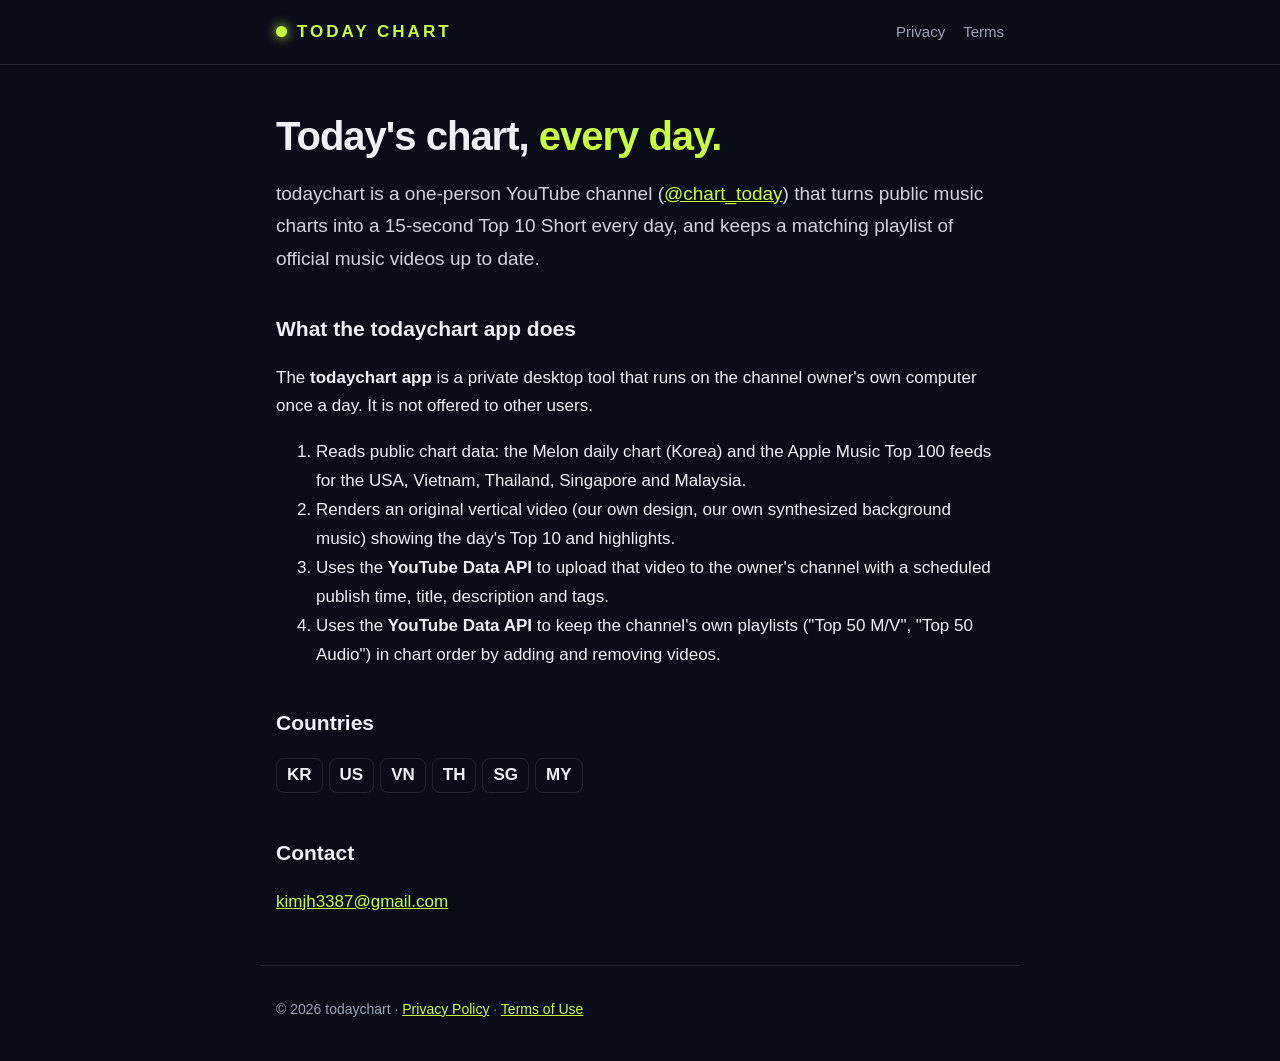
<file: index.html>
<!doctype html>
<html lang="en">
<head>
<meta charset="utf-8">
<meta name="viewport" content="width=device-width,initial-scale=1">
<title>todaychart — daily music chart shorts</title>
<meta name="description" content="todaychart publishes a short daily Top 10 video for music charts in Korea, the USA, Vietnam, Thailand, Singapore and Malaysia.">
<link rel="stylesheet" href="style.css">
</head>
<body>
<header class="top">
  <div class="wrap">
    <a class="logo" href="./"><span class="dot"></span>TODAY CHART</a>
    <nav><a href="privacy.html">Privacy</a><a href="terms.html">Terms</a></nav>
  </div>
</header>
<main class="wrap">
  <h1>Today's chart, <em>every day.</em></h1>
  <p class="lead">todaychart is a one-person YouTube channel (<a href="https://www.youtube.com/@chart_today">@chart_today</a>) that turns public music charts into a 15-second Top 10 Short every day,
  and keeps a matching playlist of official music videos up to date.</p>

  <h2>What the todaychart app does</h2>
  <p>The <b>todaychart app</b> is a private desktop tool that runs on the channel owner's own computer once a day. It is not offered to other users.</p>
  <ol>
    <li>Reads public chart data: the Melon daily chart (Korea) and the Apple Music Top 100 feeds for the USA, Vietnam, Thailand, Singapore and Malaysia.</li>
    <li>Renders an original vertical video (our own design, our own synthesized background music) showing the day's Top 10 and highlights.</li>
    <li>Uses the <b>YouTube Data API</b> to upload that video to the owner's channel with a scheduled publish time, title, description and tags.</li>
    <li>Uses the <b>YouTube Data API</b> to keep the channel's own playlists ("Top 50 M/V", "Top 50 Audio") in chart order by adding and removing videos.</li>
  </ol>

  <h2>Countries</h2>
  <p class="cc"><span>KR</span><span>US</span><span>VN</span><span>TH</span><span>SG</span><span>MY</span></p>

  <h2>Contact</h2>
  <p><a href="mailto:kimjh3387@gmail.com">kimjh3387@gmail.com</a></p>
</main>
<footer class="wrap foot">© 2026 todaychart · <a href="privacy.html">Privacy Policy</a> · <a href="terms.html">Terms of Use</a></footer>
</body>
</html>
</file>
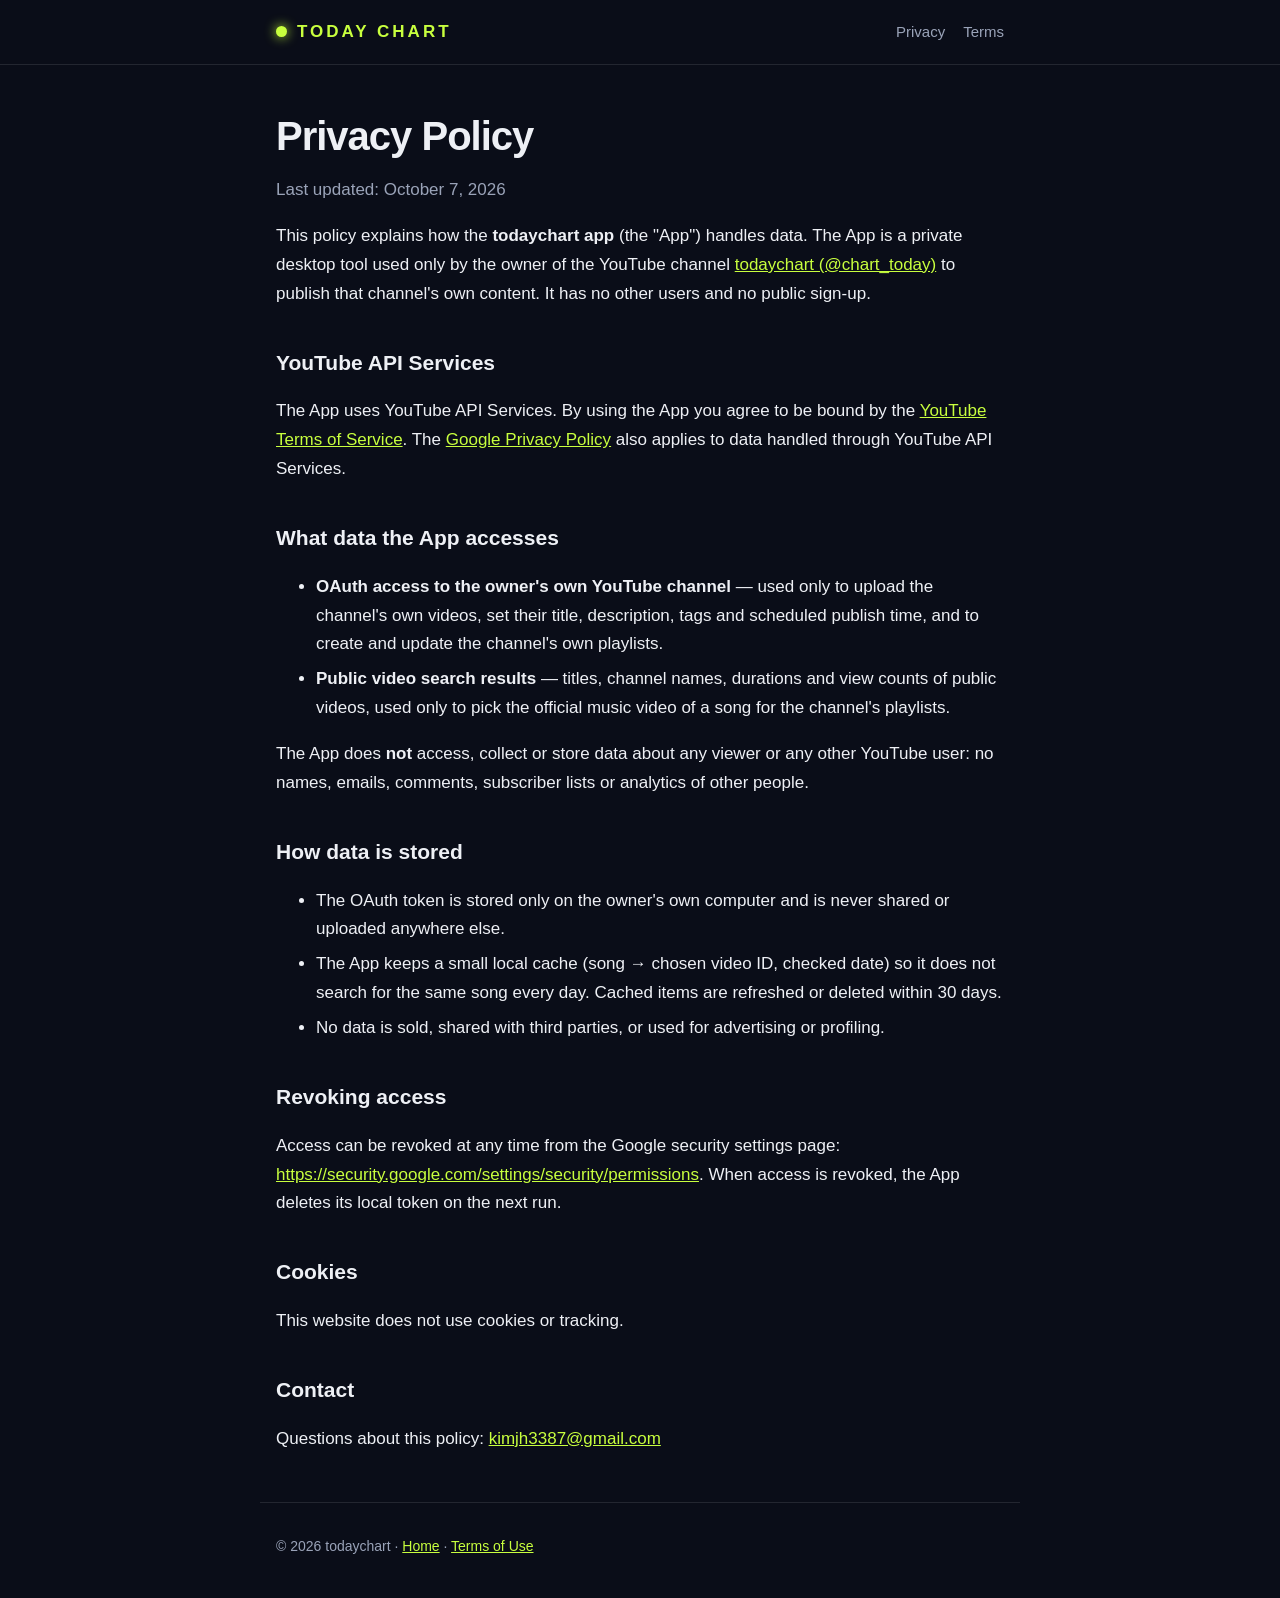
<file: privacy.html>
<!doctype html>
<html lang="en">
<head>
<meta charset="utf-8">
<meta name="viewport" content="width=device-width,initial-scale=1">
<title>Privacy Policy — todaychart</title>
<link rel="stylesheet" href="style.css">
</head>
<body>
<header class="top">
  <div class="wrap">
    <a class="logo" href="./"><span class="dot"></span>TODAY CHART</a>
    <nav><a href="privacy.html">Privacy</a><a href="terms.html">Terms</a></nav>
  </div>
</header>
<main class="wrap doc">
  <h1>Privacy Policy</h1>
  <p class="muted">Last updated: October 7, 2026</p>

  <p>This policy explains how the <b>todaychart app</b> (the "App") handles data. The App is a private desktop tool used only by the owner of the YouTube channel
  <a href="https://www.youtube.com/@chart_today">todaychart (@chart_today)</a> to publish that channel's own content. It has no other users and no public sign-up.</p>

  <h2>YouTube API Services</h2>
  <p>The App uses YouTube API Services. By using the App you agree to be bound by the
  <a href="https://www.youtube.com/t/terms">YouTube Terms of Service</a>. The
  <a href="https://policies.google.com/privacy">Google Privacy Policy</a> also applies to data handled through YouTube API Services.</p>

  <h2>What data the App accesses</h2>
  <ul>
    <li><b>OAuth access to the owner's own YouTube channel</b> — used only to upload the channel's own videos, set their title, description, tags and scheduled publish time,
      and to create and update the channel's own playlists.</li>
    <li><b>Public video search results</b> — titles, channel names, durations and view counts of public videos, used only to pick the official music video of a song for the channel's playlists.</li>
  </ul>
  <p>The App does <b>not</b> access, collect or store data about any viewer or any other YouTube user: no names, emails, comments, subscriber lists or analytics of other people.</p>

  <h2>How data is stored</h2>
  <ul>
    <li>The OAuth token is stored only on the owner's own computer and is never shared or uploaded anywhere else.</li>
    <li>The App keeps a small local cache (song → chosen video ID, checked date) so it does not search for the same song every day. Cached items are refreshed or deleted within 30 days.</li>
    <li>No data is sold, shared with third parties, or used for advertising or profiling.</li>
  </ul>

  <h2>Revoking access</h2>
  <p>Access can be revoked at any time from the Google security settings page:
  <a href="https://security.google.com/settings/security/permissions">https://security.google.com/settings/security/permissions</a>.
  When access is revoked, the App deletes its local token on the next run.</p>

  <h2>Cookies</h2>
  <p>This website does not use cookies or tracking.</p>

  <h2>Contact</h2>
  <p>Questions about this policy: <a href="mailto:kimjh3387@gmail.com">kimjh3387@gmail.com</a></p>
</main>
<footer class="wrap foot">© 2026 todaychart · <a href="./">Home</a> · <a href="terms.html">Terms of Use</a></footer>
</body>
</html>
</file>
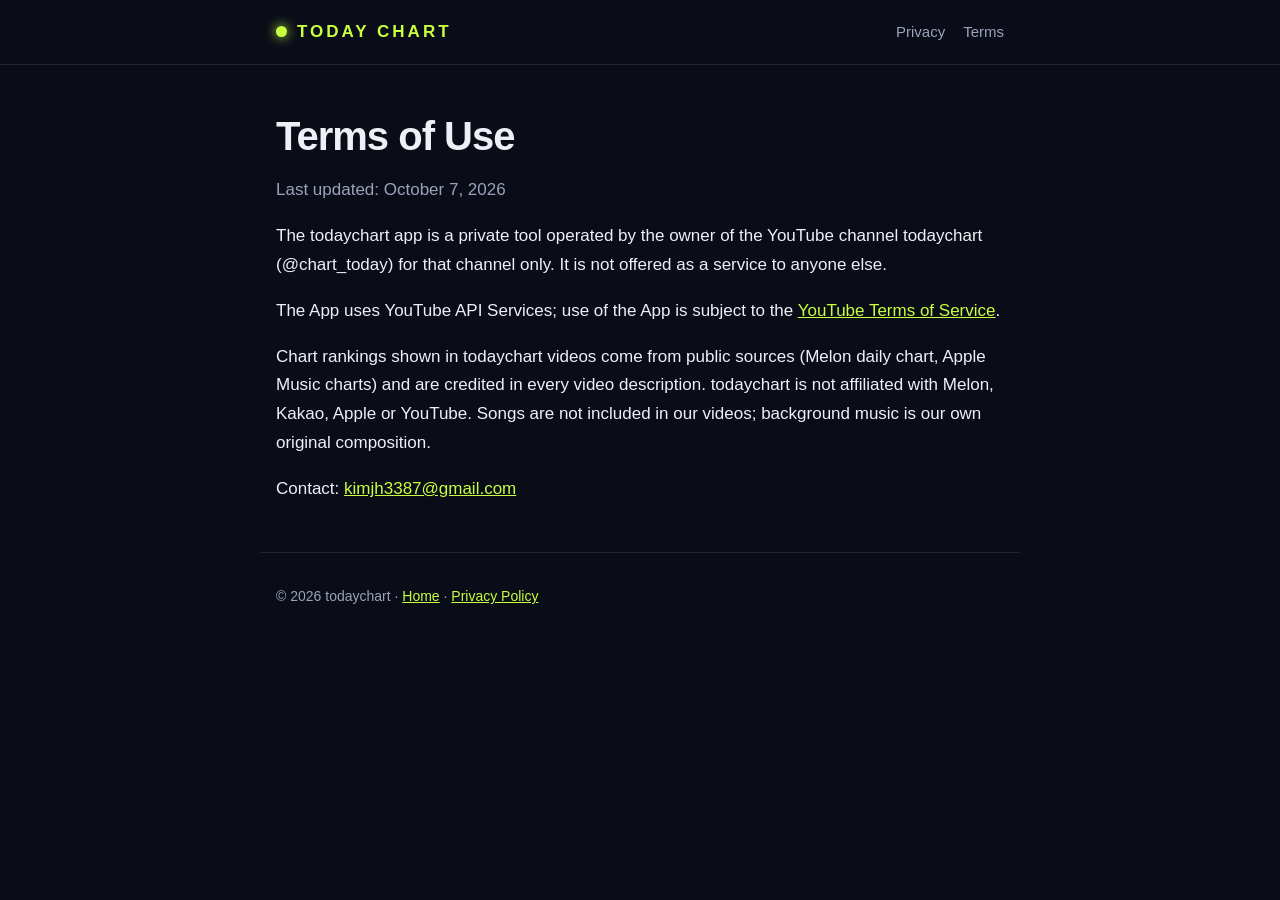
<file: terms.html>
<!doctype html>
<html lang="en">
<head>
<meta charset="utf-8">
<meta name="viewport" content="width=device-width,initial-scale=1">
<title>Terms of Use — todaychart</title>
<link rel="stylesheet" href="style.css">
</head>
<body>
<header class="top">
  <div class="wrap">
    <a class="logo" href="./"><span class="dot"></span>TODAY CHART</a>
    <nav><a href="privacy.html">Privacy</a><a href="terms.html">Terms</a></nav>
  </div>
</header>
<main class="wrap doc">
  <h1>Terms of Use</h1>
  <p class="muted">Last updated: October 7, 2026</p>
  <p>The todaychart app is a private tool operated by the owner of the YouTube channel todaychart (@chart_today) for that channel only.
  It is not offered as a service to anyone else.</p>
  <p>The App uses YouTube API Services; use of the App is subject to the <a href="https://www.youtube.com/t/terms">YouTube Terms of Service</a>.</p>
  <p>Chart rankings shown in todaychart videos come from public sources (Melon daily chart, Apple Music charts) and are credited in every video description.
  todaychart is not affiliated with Melon, Kakao, Apple or YouTube. Songs are not included in our videos; background music is our own original composition.</p>
  <p>Contact: <a href="mailto:kimjh3387@gmail.com">kimjh3387@gmail.com</a></p>
</main>
<footer class="wrap foot">© 2026 todaychart · <a href="./">Home</a> · <a href="privacy.html">Privacy Policy</a></footer>
</body>
</html>
</file>
<file: style.css>
:root { --bg: #0a0d18; --text: #eef0f5; --sub: #9aa3b8; --accent: #c8ff3e; --line: rgba(255,255,255,.1); }
* { box-sizing: border-box; }
body { margin: 0; background: var(--bg); color: var(--text); font: 17px/1.7 -apple-system, "Segoe UI", Roboto, "Noto Sans KR", sans-serif; }
a { color: var(--accent); }
.wrap { max-width: 760px; margin: 0 auto; padding: 0 16px; }
.top { border-bottom: 1px solid var(--line); }
.top .wrap { display: flex; justify-content: space-between; align-items: center; height: 64px; }
.logo { display: inline-flex; align-items: center; gap: 10px; font-weight: 800; letter-spacing: 3px; text-decoration: none; }
.logo .dot { width: 11px; height: 11px; border-radius: 50%; background: var(--accent); box-shadow: 0 0 12px var(--accent); }
nav a { margin-left: 18px; color: var(--sub); text-decoration: none; font-size: 15px; }
h1 { font-size: 40px; line-height: 1.15; margin: 48px 0 16px; letter-spacing: -1px; }
h1 em { font-style: normal; color: var(--accent); }
h2 { font-size: 21px; margin: 36px 0 8px; }
.lead { font-size: 19px; color: #cfd4e0; }
.muted { color: var(--sub); }
.cc span { display: inline-block; border: 1px solid var(--line); border-radius: 8px; padding: 2px 10px; margin: 0 6px 6px 0; font-weight: 700; }
.doc li { margin-bottom: 6px; }
.foot { color: var(--sub); font-size: 14px; padding-top: 32px; padding-bottom: 40px; margin-top: 48px; border-top: 1px solid var(--line); }
</file>
